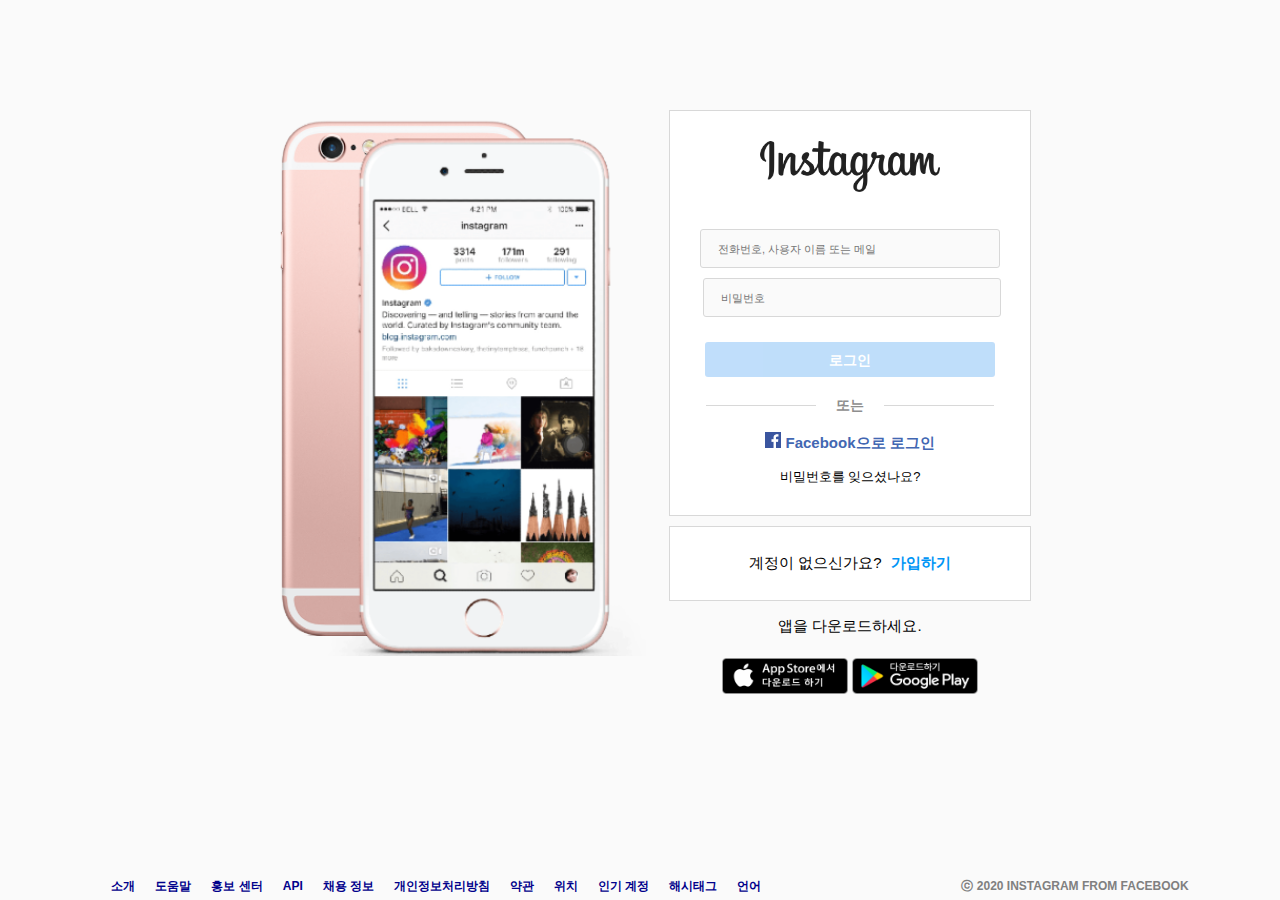
<file: html/index.html>
<!DOCTYPE html>
<html>
    <head>
        <meta charset="utf-8">
        <meta name="description" content="practice FRONT">
        
        <link rel="shortcut icon" href="../icon/favicon.ico" type="image/x-icon">
        <link rel="stylesheet" href="../css/reset.css">
        <link rel="stylesheet" href="../css/index.css">

        <title>Instagram Copy</title>
    </head>

    <body>
        <section class="main-container">
                <!--phone img-->
                <div class="phone">
                    <img src="../img/back_phone.png" id="img_phone_back">
                    <img src="../img/phone.png" id="img_phone">
                </div>

                <!--login box & sign up-->
                <div class="wrapper-container">
                    <div class="login-box">
                        <div>
                            <img src="../img/logo_instagram.png" id="img_logo">
                        </div>

                        <div>
                            <input class="login-item" type="text" placeholder="전화번호, 사용자 이름 또는 메일">
                            <div id="login-pw">
                                <input class="login-item" id="login-pw-box" type="password" placeholder="비밀번호">
                                <label id="hidden-pw_label">비밀번호 표시</label>
                            </div>
                        </div>
                        <div class="btn-box">
                            <input id="btn-login" type="button" value="로그인">
                        </div>

                        <div class="hr-box">
                            <span id="txt-hr">또는</span>
                        </div>

                        <div id="login-fb">
                            <img src="../img/facebook.png" width="16px">
                            <span>Facebook으로 로그인</span>
                        </div>

                        <div id="hidden-login">
                        </div>

                        <div>
                            <p id="forgot-pw">비밀번호를 잊으셨나요?</p>
                        </div>
                    </div>

                    <div class="sign-up-box">
                        <div>
                            <span>계정이 없으신가요?</span>
                            <span id="sign-up">가입하기</span>
                        </div>
                    </div>

                    <div class="txt-download"><p>앱을 다운로드하세요.</p></div>

                    <div class="img-download">
                        <img src="../img/appstore.png" class="img" id="img-appstore">
                        <img src="../img/googleplay.png" class="img" id="img-googleplay">
                    </div>
                </div>
        </section>

        <footer class="footer-container">
            <!--list-->
            <ul class="list-container">
                <li class="list-item" id="list-introduce">소개</li>
                <li class="list-item" id="list-help">도움말</li>
                <li class="list-item" id="list-promotion">홍보 센터</li>
                <li class="list-item" id="list-API">API</li>
                <li class="list-item" id="list-inform">채용 정보</li>
                <li class="list-item" id="list-individual">개인정보처리방침</li>
                <li class="list-item" id="list-usage">약관</li>
                <li class="list-item" id="list-location">위치</li>
                <li class="list-item" id="list-popID">인기 계정</li>
                <li class="list-item" id="list-tag">해시태그</li>
                <li class="list-item" id="list-lang">언어
                    <select class="lang-select">
                        <option value="한국어" selected>한국어</option>
                        <option value="한국어" selected>영어</option>
                        <option value="한국어" selected>일본어</option>
                        <option value="한국어" selected>중국어</option>
                        <option value="한국어" selected>베트남어</option>
                        <option value="한국어" selected>러시아어</option>
                        <option value="한국어" selected>불어</option>
                        <option value="한국어" selected>힌두어</option>
                    </select>
                </li>
            </ul>

            <span id="copyright">ⓒ 2020 INSTAGRAM FROM FACEBOOK</span>
        </footer>
        
        <script src="../js/market-url.js"></script>
        <script src="../js/login.js"></script>
        <script src="../js/fb-url.js"></script>
        <script src="../js/list-url.js"></script>
    </body>
</html>
</file>
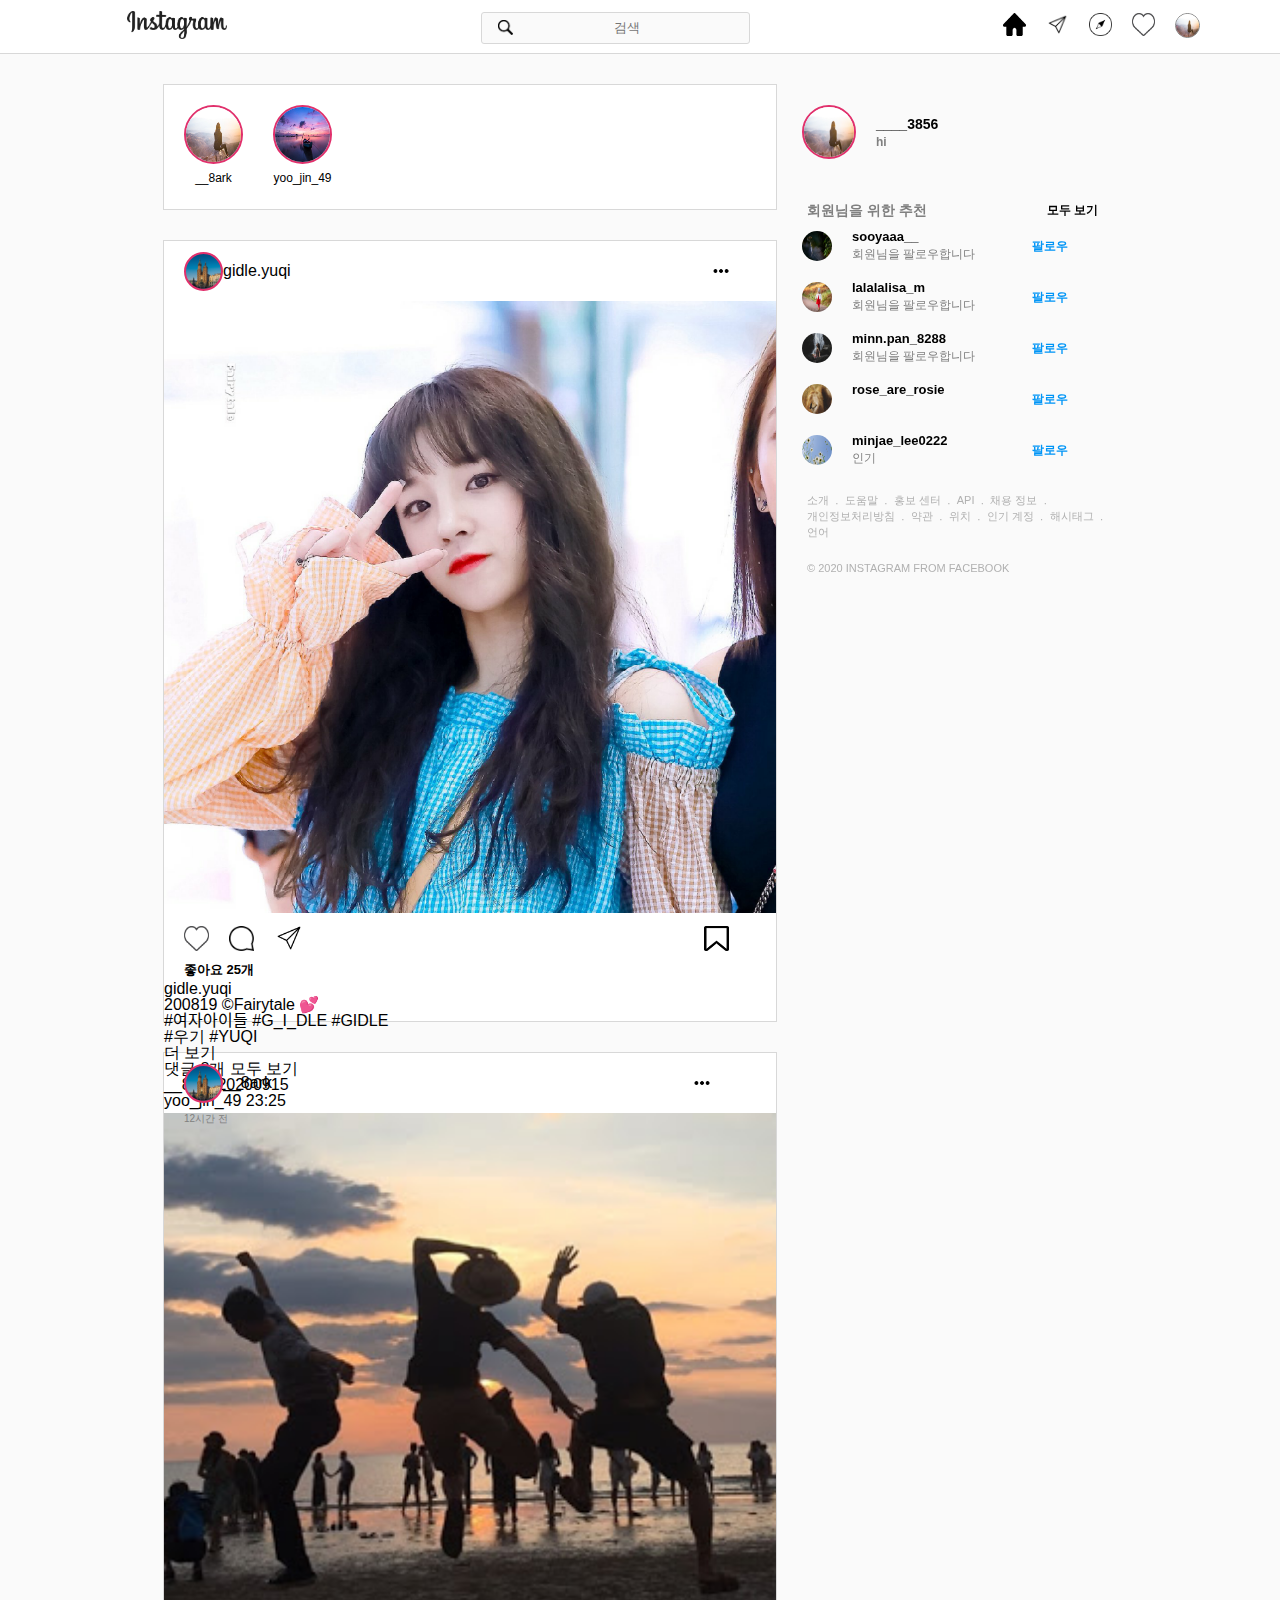
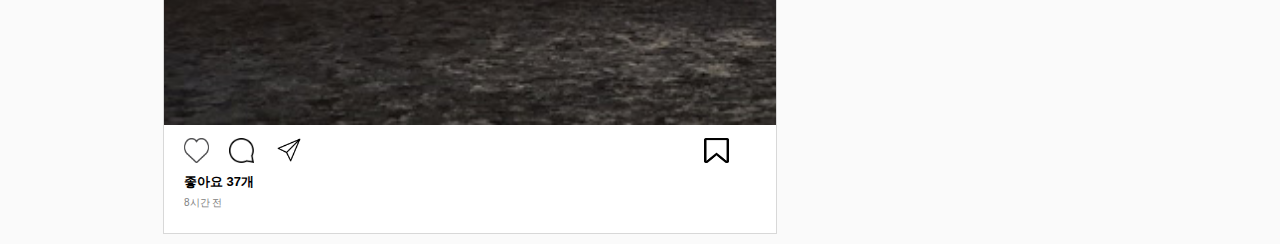
<file: html/main.html>
<!DOCTYPE html>
<html>
    <head>
        <meta charset="utf-8">
        <meta name="description" content="practice FRONT">
        
        <link rel="shortcut icon" href="../icon/favicon.ico" type="image/x-icon">

        <link rel="stylesheet" href="../css/reset.css">
        
        <link rel="stylesheet" href="../css/main.css">
        <link rel="stylesheet" href="../css/main_content.css">
        <link rel="stylesheet" href="../css/main_story.css">
        <link rel="stylesheet" href="../css/main_aside.css">

        <title>Instagram Copy</title>

    </head>

    <body>
        <header>
            <div class="header-logo">
                <img src="../img/logo_instagram.png" id="header-logo-img"> 
            </div>

            <div class="header-item">
                <input type="text" id="header-search" placeholder="검색">
                <img src="../icon/search.png" id="btn-search">
            </div>

            <div class="list-btn">
                <ul class="list-container"></ul>
            </div>
        </header>

        <section>
            <div>
                <!--스토리-->
                <div class="content-story">
                    <ul>
                        <li>
                            <img class="story">
                            <p>__8ark</p>
                        </li>
                        <li>
                            <img class="story">
                            <p>yoo_jin_49</p>
                        </li>
                    </ul>
                </div>

                <!--게시물-->
                <div class="content">
                    <div id="content_8ark">
                        <!--프로필-->
                        <div class="content-profile">
                            <div id="content-profile_img"></div>
                            <div id="content-id">gidle.yuqi</div>
                            <div id="content_setting"></div>
                        </div>

                        <!--사진-->
                        <div class="content-img"></div>

                        <!--좋아요, 저장하기-->
                        <div class="content-like">
                            <img src="../icon/like.png" like="1">
                            <img src="../icon/speech.png"like="2">
                            <img src="../icon/dm.png"like="3">
                            <img src="../icon/save.png"like="4">
                        </div>
                    
                        <!--좋아요 %개-->
                        <div class="content-like-number"></div>
                    
                        <!--게시글-->
                        <div class="content-main">
                            <div class="content-id">gidle.yuqi</div>
                            <div class="content-article"></div>
                            <div class="content-hidden">더 보기</div>
                        </div>
                    
                        <!--댓글-->
                        <div class="content-comment">
                            <div class="comment-number"></div>
                            <div class="comment">
                                <ul class="comment-ul"></ul>
                            </div>
                        </div>
                    
                        <!--시간-->
                        <div class="content-writed-time"></div>
                    </div>
                    
                </div>

                <div class="content">
                    <div id="content_8ark">
                        <!--프로필-->
                        <div class="content-profile">
                            <div id="content-profile_img"></div>
                            <div id="content-id">__8ark</div>
                            <div id="content_setting"></div>
                        </div>

                        <!--사진-->
                        <div class="content-img2"></div>

                        <!--좋아요, 저장하기-->
                        <div class="content-like">
                            <img src="../icon/like.png" like="1">
                            <img src="../icon/speech.png"like="2">
                            <img src="../icon/dm.png"like="3">
                            <img src="../icon/save.png"like="4">
                        </div>
                    
                        <!--좋아요 %개-->
                        <div class="content-like-number"></div>
                    
                        <!--게시글-->
                        <div></div>
                    
                        <!--댓글-->
                        <div></div>
                    
                        <!--시간-->
                        <div class="content-writed-time"></div>
                    </div>
                    
                </div>
            </div>
            
            <aside>
                <!--내 계정-->
                <div class="aside-acount">
                    <img class="aside-acount-profile" src="../img/img1.jpg"></img>
                   
                    <div class="aside-acount-txt">
                        <div class="aside-acount-id">____3856</div>
                        <div class="aside-acount-status">hi</div>
                    </div>
                </div>
    
                <!--회원님을 위한 추천-->
                <div class="aside-recommend">
                    <div class="aside-recommend-txt">
                        <div recommend_txt = 1>회원님을 위한 추천</div>
                        <div recommend_txt = 2>모두 보기</div>
                    </div>
    
                    <div class="aside-recommend-profile">
                        <ul class="aside-recommend-acount"></ul>
                    </div>
                </div>

                <!--소개..-->

                <div class="aside-help">
                    <div>
                        <ul class="aside-help-list"></ul>
                    </div>
                </div>

                <div class="aside-copyright">© 2020 INSTAGRAM FROM FACEBOOK</div>
            </aside>
        </section>



         <script src="../js/list-img.js"> </script>
         <script src = "../js/story.js"></script>
         <script src = "../js/counter.js"></script>

         <script src = "../js/content-btn.js"></script>
         <script src = "../js/content-link.js"></script>
         <script src = "../js/content-overchar.js"></script>

         <script src = "../js/comment.js"></script>

         <script src = "../js/aside.js"></script>
    </body>
</html>
</file>
<file: css/index.css>
body {
    background-color: #FAFAFA;

    font-family: Arial, Helvetica, sans-serif;
}

/*main*/
.main-container {
    height: 754px;

    margin-top: 100px;

    display: flex;
    
    justify-content: center;
}

/*좌측박스*/
.phone {
    width: 400px;
    margin: 10px;

    position: relative;
}   

#img_phone {
    width: 100%;
    position: absolute;

    padding-left: 80px;
    padding-top: 20px;
}

#img_phone_back {
    width: 100%;

    position: absolute;
    
    top: 0px;
}



/*우측박스*/
.wrapper-container {
    width: 450px;

    margin: 10px;

    overflow: hidden;

    text-align: center;

    font-size: 15px;
}

#img_logo {
    width: 50%;

    margin: 30px auto;
}


.login-box {
    width: 80%;
    height: 55%;

    margin: 0 auto;

    background-color: white;
    border: 1px solid #D8D8D8;
}

.login-item {

    width: 294px;
    height: 35px;

    margin: 0 auto;
    margin: 5px;

    background-color: #FAFAFA;

    border-radius: 3px;
    border: 1px solid #D8D8D8;

    outline-style: none;

}

.login-item::placeholder {
    padding-left: 15px;
    font-size: 11px;
}

#login-pw-box{
    width: 194px;

    padding-right: 100px;

    margin-right: 10px;
    margin-left: 33px;
}

#hidden-pw_label {
    visibility: hidden;
    width: 100px;
    height: 37px;

    z-index: 2px;

    margin: 0px;
    margin-left: -111px;

    padding: 0px;

    outline-style: none;

    border: 1px solid #D8D8D8;
    border-radius: 3px;
    border-left: none;
    border-right: none;

    background-color: #FAFAFA;

    font-size: 12px;
    line-height: 39px;
}

#login-pw {
    display: flex;

    align-items: center;
}

#hidden-pw_label:hover { cursor: pointer;}

#btn-login {
    width: 290px;
    height: 35px;

    margin: 10px;

    border-radius: 3px;
    border: none;

    background-color: #81BEF7;

    color: white;
    font-weight: bold;
    font-size: 14px;

    line-height: 35px;

    opacity: 50%;

}

.btn-box {margin: 10px;}
.hr-box  {margin: 10px;}

#txt-hr {color: #8E8E8E; font-size: 14px; font-weight: bold;}
#txt-hr::before {
    width: 110px;

    margin-right: 20px;

    display: inline-block;
    border-top: 1px solid #D8D8D8;
    content: " "; 

    transform: translateY(-4px);
}
#txt-hr::after {
    width: 110px;

    margin-left: 20px;

    display: inline-block;
    border-top: 1px solid #D8D8D8;
    content: " "; 

    transform: translateY(-4px);
}

#login-fb {

    margin: 5px 0px 10px;
    padding-top: 10px;

    color: #4267B2;

    font-weight: bold;
}
#login-fb:hover{cursor: pointer;}
#login-fb:active {opacity: 70%;}

#hidden-login {
    display: none;

    padding-top: 5px;
    
    color: red;

    font-size: 13px;
}


#forgot-pw {
    padding-top: 10px;
    font-size: 13px;
}
#forgot-pw:hover {cursor: pointer;}
#forgot-pw:active {opacity: 70%;}


.txt-download {
    height: 5%;

    margin: 10px auto;

    line-height: 30px;
}


/*SIGN-UP*/

.sign-up-box {
    width: 80%;
    height: 10%;

    margin: 0 auto;
    margin-top: 10px;

    display: flex;
    justify-content: center;
    align-items: center;

    background-color: white;
    border: 1px solid #D8D8D8;

    font-size: 15px;
}

.sign-up-box div {
    height: 50%;

    line-height: 36.69px;
}

#sign-up {
    margin-left: 5px;

    color: #0095F6;

    font-weight: bold;
}
#sign-up:hover{cursor: pointer;}
#sign-up:active{opacity: 70%;}

/*앱스토어, 구글플레이*/

.img-download {
    height: 5%;

    margin: 0 auto;

}

.img {
    width: 28%;
    height: 100%;
}

.img:hover {
    cursor: pointer;
}





/*footer*/
.footer-container {

    margin-top: 20px;

    display: flex;
    justify-content: center;

    font-size: 12px;
    line-height: 25px;
    
    overflow: auto;
}

.list-container {
    list-style: none;

    display: flex;
    justify-content: left;

    font-weight: bold;
    color: darkblue;
}

.list-item {
    margin-left: 20px;
}

.list-item:hover {cursor: pointer;}
.list-item:active {opacity: 70%;}

.lang-select {
    display: none;
    appearance: none;

    position: absolute;

    top : 800px;

}

#copyright {
    padding-left: 200px;

    color: gray;
    font-weight: bold;
}
</file>
<file: css/main.css>
body {
    background-color: #FAFAFA;
    font-family: 'Gill Sans', 'Gill Sans MT', Calibri, 'Trebuchet MS', sans-serif;
}

header{
    height: 53px;

    background-color: white;

    border-bottom: 1px solid #D8D8D8;

    display: flex;

    justify-content: space-around;
    align-items: center;
}

/*왼쪽 상단 로고*/
#header-logo-img {
    width: 100px;

    background-size: contain;
}

#header-logo-img:hover {cursor: pointer;}

.header-item {
    width: 267px;
}

/*검색창*/
#header-search {
    position: relative;
    top:10px;
    
    width: 215px;
    height: 28px;

    padding-left: 50px;
    
    background-color: #FAFAFA;
    
    outline-style: none;

    border: 1px solid #D8D8D8;
    border-radius: 3px;

    font-size: 13px;
}

#header-search::placeholder {
    padding-right: 25px;

    text-align: center;
}

#btn-search {
    height: 15px;
    
    position: relative;

    z-index: 1px;
    top: -14px;
    left: 17px;
}

#btn-search:hover {cursor: pointer;}

/*우측 상단 버튼*/
header ul {
    width: 150px;

    display: flex;
    justify-content: flex-start;
    align-items: flex-start;
}

header ul li img{
    width: 23px;
    height: 23px;

    background-position: center center;
    background-repeat: no-repeat;
    background-size: cover;
    margin-right: 20px;
}

header ul li:hover { cursor: pointer;}

/*우측 상단 프로필*/
.account-btn {
    width: 23px;
    height: 23px;

    border-radius: 75px;
    border: 1px solid gray;
}
</file>
<file: css/main_content.css>
section {

    display: flex;

    justify-content: center;
}

section > div {
    margin: 10px;
    margin-top: 30px;
}

.content {
    width: 612px;
    height: 780px;

    margin-top: 30px;
    
    background-color: #FFF;

    border: 1px solid #D8D8D8;
}


/*프로필*/

.content-profile {
    height: 50px;

    padding: 5px 20px;

    display: flex;
    align-items: center;
}

.content-profile div:hover {cursor: pointer;}

#content-profile_img {
    width: 35px;
    height: 35px;

    border-radius: 75px;
    border: 2px solid #E1306C;

    background-image: url('../img/img3.jpg');
    background-position: center center;
    background-size: cover;
    background-repeat: no-repeat;
}

#content_id {
    margin-left: 20px;

    font-size: 14px;
    font-weight: bold;
}

#content_setting {
    width: 20px;
    height: 20px;

    margin-left: 420px;

    background-image: url('../icon/see_more.png');
    background-position: center center;
    background-size: cover;
    background-repeat: no-repeat;

}

/*사진*/

.content-img {
    width: 612px;
    height: 612px;

    background-image: url('../img/yuqi.png');
    background-position: center center;
    background-size: cover;
    background-repeat: no-repeat;


}


.content-img2 {
    width: 612px;
    height: 612px;

    background-image: url('../img/img4.jpg');
    background-position: center center;
    background-size: cover;
    background-repeat: no-repeat;


}


/*좋아요 저장하기*/

.content-like {
    height: 30px;

    padding: 10px 20px;

    display: flex;
    align-items: center;
}

.content-like img{
    width: 25px;
    height: 25px;

    margin-left: 20px;

    background-position: center center;
    background-size: cover;
    background-repeat: no-repeat;
}
.content-like img[like="1"] {
    margin: 0px;
}
.content-like img[like="3"] {
    width: 30px;
    height: 30px;
}

.content-like img[like="4"] {
    margin-left: 400px;
}

.content-like img:hover { cursor: pointer;}





/*좋아요 개수*/

.content-like-number {
    height: 18px;

    font-weight: bold;
    font-size: 13px;

    padding-left: 20px;
}



/*댓글 수 */ 
.content-writed-time {
    height: 19px;

    margin-top: 5px;
    padding-left: 20px;

    font-size: 10px;
    color: gray;

}
</file>
<file: css/main_story.css>
.content-story {
    width: 612px;
    height: 84px;

    padding: 20px 0px;
    background-color: #FFF;

    border: 1px solid #D8D8D8;
}

.content-story ul{
    width: 100%;

    padding-left: 5px;

    display: flex;

    justify-content: flex-start;
    align-items: center;

    flex-direction: row;
}

.story {

    width: 55px;
    height: 55px;

    margin: 0px 15px;

    border: 2px solid #E1306C;
    border-radius: 75px;
}

.content-story li p {
    margin-top: 5px;

    font-size: 12px;
    text-align: center;
}

.content-story li:hover {cursor: pointer;}
</file>
<file: css/main_aside.css>
aside {
    height: 100%;

    top: 54px;
    position: sticky;
    padding-top: 30px;

}

/*사이드 프로필*/
.aside-acount {
    
    width: 293px;
    height: 56px;

    padding: 20px 0px;

    display: flex;
    align-items: center;
    justify-content: flex-start;
}

.aside-acount-profile {
    width: 50px;
    height: 50px;

    margin: 0px 15px;
    margin-right: 20px;

    border: 2px solid #E1306C;
    border-radius: 75px;
    
}

.aside-acount-id {

    font-size: 14px;
    font-family: Arial, Helvetica, sans-serif;
    font-weight: bold;
}

.aside-acount-status {
    margin-top: 5px;

    font-size: 12px;
    font-weight: bold;

    color: gray;

}


/*회원님을 위한 추천*/

.aside-recommend {
    
    height: auto;

    margin-top: 20px;


}

.aside-recommend-txt {
    display: flex;
    justify-content: flex-start;
    align-items: center;

    line-height: 20px;
}

.aside-recommend-txt div[recommend_txt="1"] {
    margin-left: 20px;
    color: gray;

    font-weight: bold;
    font-size: 14px;
    
}

.aside-recommend-txt div[recommend_txt="2"] {
    margin-left: 120px;

    color: black;
    
    font-size: 12px;
    font-weight: bold;

}

.aside-recommend-txt div[recommend_txt="2"]:hover { cursor:pointer;}



/*추천계정*/

.aside-recommend-photo{
    width: 30px;
    height: 30px;

    margin: 8px 15px;
    margin-right: 20px;

    border-radius: 75px;

}

.aside-recommend-id{

    padding-top: 5px;

    font-size: 13px;
    font-family: Arial, Helvetica, sans-serif;
    font-weight: bold;
    
    line-height: 23px;
}

.aside-recommend-status {

    margin-top: -5px;
    color: gray;    
    font-size: 12px;
    font-family: Arial, Helvetica, sans-serif;

    line-height: 23px;
    
}

.aside-recommend-follow {

    margin-left: 30px;
    color: #0095F6;


    font-size: 12px;
    font-weight: bold;
}

.aside-recommend-follow:hover { cursor: pointer;}


.aside-recommend-acount li{
    display: flex;
    justify-content: flex-start;
    align-items: center;
}

.aside-recommend-acount li div {
    width: 150px;
    height: 51px;

    display: flex;
    justify-content: flex-start;
    align-items: flex-start;

    flex-direction: column;
}


/*소개*/

.aside-help {
    width: 320px;

    margin-top: 20px;
    margin-left: 20px;

    font-size: 11px;
    opacity: 60%;

    color: gray;
}

.aside-help-list{
    display: flex;
    justify-content: flex-start;
    align-items: center;

    flex-wrap: wrap;
}
.aside-help-list li { margin-bottom: 5px;}

.aside-help-list li:hover {cursor: pointer;}

.aside-copyright {
    margin-top: 20px;
    margin-left: 20px;

    font-size: 11px;
    opacity: 60%;

    color: gray;

}
</file>
